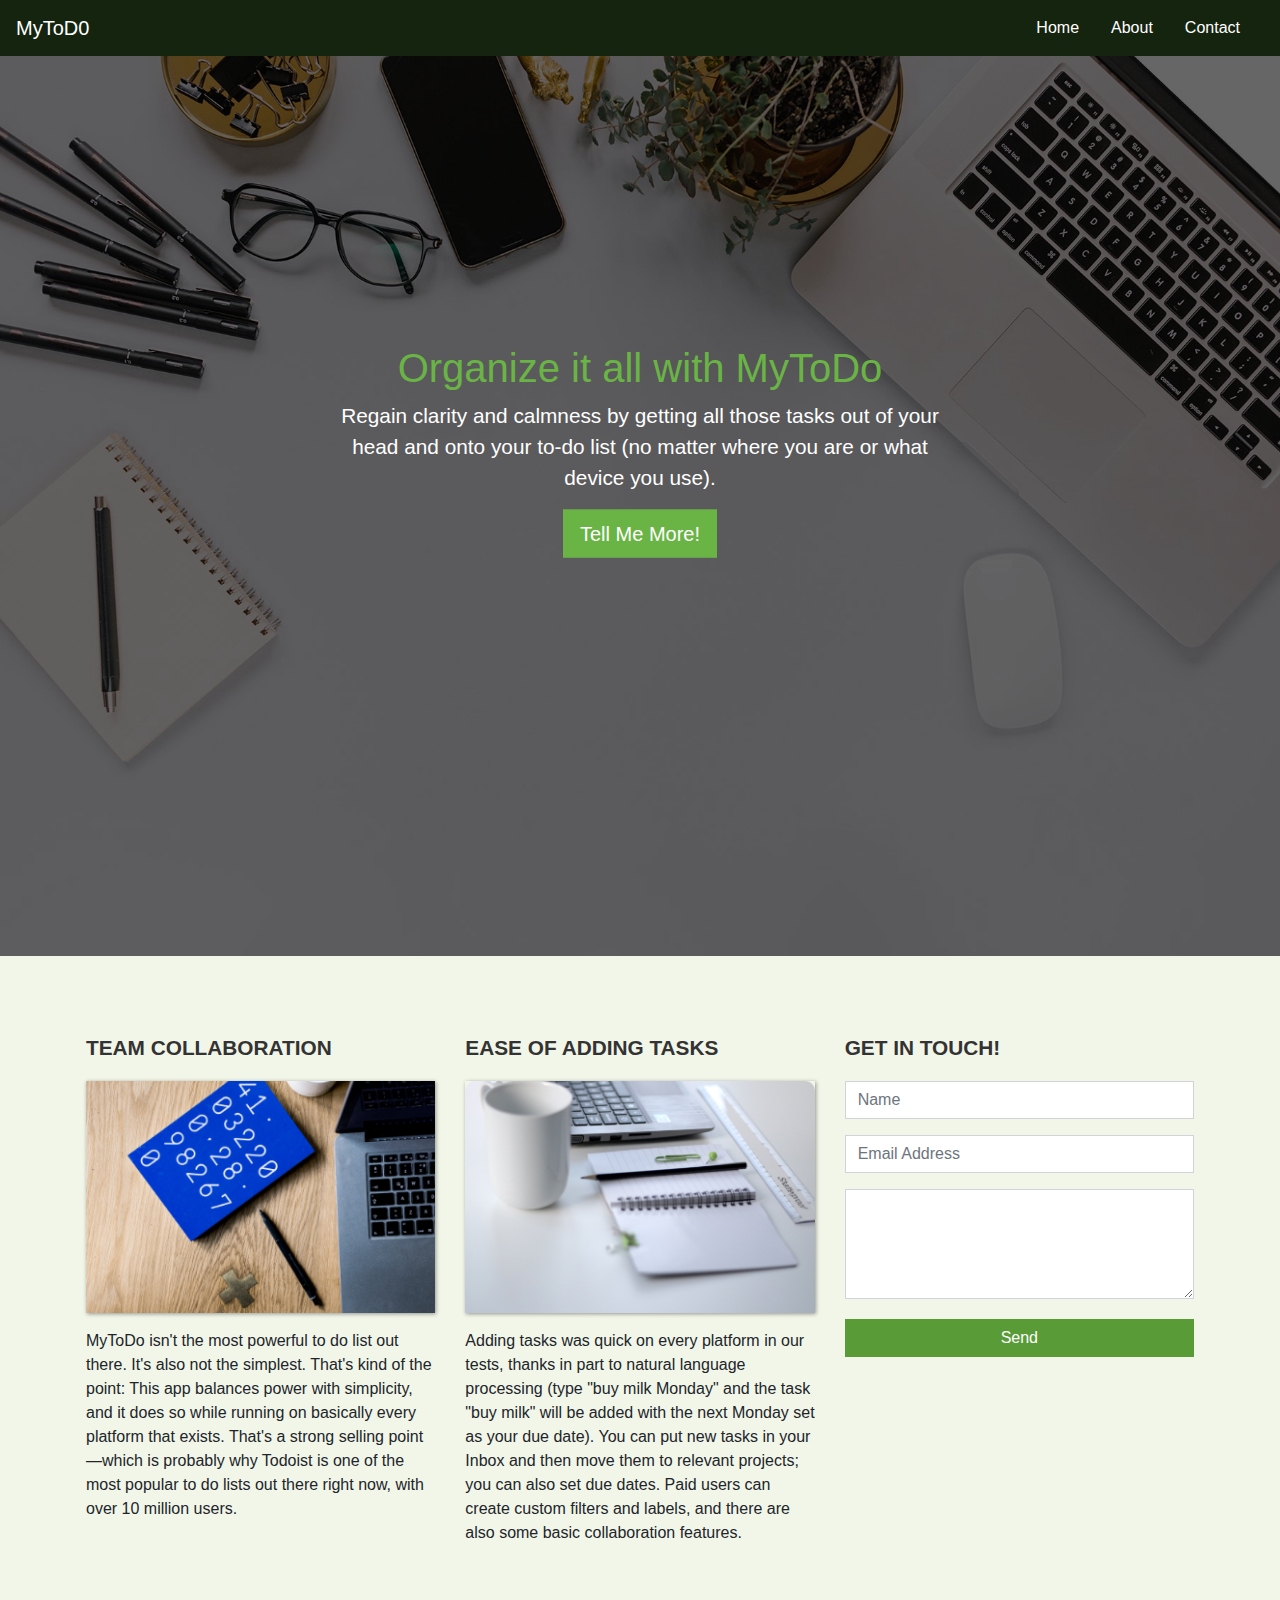
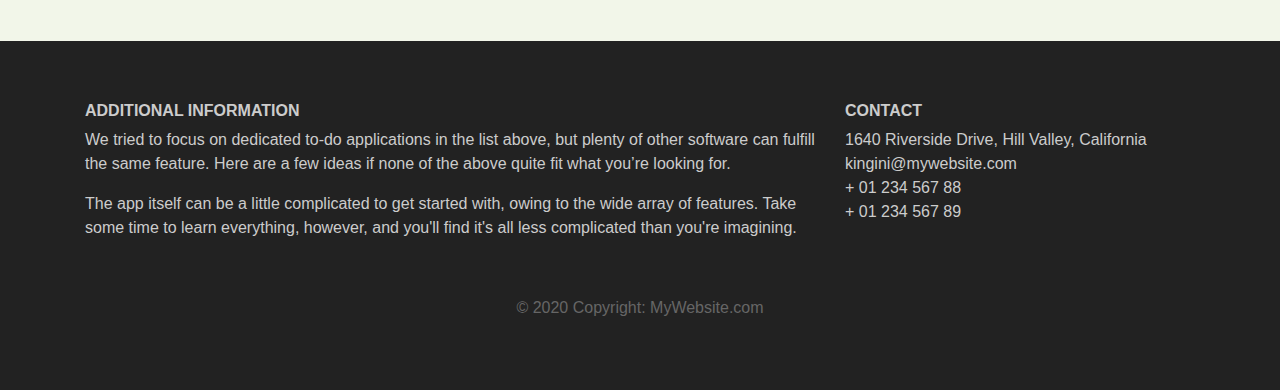
<file: index.html>
<!DOCTYPE html>
<html lang="en">
<head>
  <title>Bootstrap Sample Page..</title>
  <meta charset="utf-8">
  <meta name="viewport" content="width=device-width, initial-scale=1">
  <link rel="stylesheet" href="bootstrap/css/bootstrap.min.css">
  <link rel="stylesheet" type="text/css" href="main.css">
</head>
<body>

    <nav class="navbar navbar-expand-md">
      <a class="navbar-brand" href="#">MyToD0</a>
      <button class="navbar-toggler navbar-dark" type="button" data-toggle="collapse" data-target="#main-navigation">
        <span class="navbar-toggler-icon"></span>
      </button>
      <div class="collapse navbar-collapse" id="main-navigation">
        <ul class="navbar-nav">
          <li class="nav-item">
            <a class="nav-link" href="#">Home</a>
          </li>
          <li class="nav-item">
            <a class="nav-link" href="#">About</a>
          </li>
          <li class="nav-item">
            <a class="nav-link" href="#">Contact</a>
          </li>
        </ul>
      </div>
    </nav>
    <header class="page-header header container-fluid">
          <div class="overlay"></div>
              <div class="description">
              <h1>Organize it all with MyToDo</h1>
              <p>Regain clarity and calmness by getting all those tasks out of your head and onto your to-do list (no matter where you are or what device you use).</p>
              <button class="btn btn-outline-secondary btn-lg">Tell Me More!</button>
          </div>


    </header>
    <div class="container features">
      <div class="row">
        <div class="col-lg-4 col-md-4 col-sm-12">
          <h3 class="feature-title">team collaboration</h3>
          <img src="images/column-1.png" class="img-fluid">
          <p>MyToDo isn't the most powerful to do list out there. It's also not the simplest. That's kind of the point: This app balances power with simplicity, and it does so while running on basically every platform that exists. That's a strong selling point—which is probably why Todoist is one of the most popular to do lists out there right now, with over 10 million users. </p>
        </div>
        <div class="col-lg-4 col-md-4 col-sm-12">
          <h3 class="feature-title">Ease of adding Tasks</h3>
          <img src="images/column-2.png" class="img-fluid">
          <p>Adding tasks was quick on every platform in our tests, thanks in part to natural language processing (type "buy milk Monday" and the task "buy milk" will be added with the next Monday set as your due date). You can put new tasks in your Inbox and then move them to relevant projects; you can also set due dates. Paid users can create custom filters and labels, and there are also some basic collaboration features. </p>
        </div>
        <div class="col-lg-4 col-md-4 col-sm-12"> 
          <h3 class="feature-title">Get in Touch!</h3>
          <div class="form-group">
            <input type="text" class="form-control" placeholder="Name" name="">
          </div>
          <div class="form-group">
            <input type="email" class="form-control" placeholder="Email Address" name="email">
          </div>
          <div class="form-group">
            <textarea class="form-control" rows="4"></textarea>
          </div>
          <input type="submit" class="btn btn-secondary btn-block" value="Send" name="">

        </div>
      </div> 
    </div>


    <footer class="page-footer">
    <div class="container">
      <div class="row">
        <div class="col-lg-8 col-md-8 col-sm-12">
        <h6 class="text-uppercase font-weight-bold">Additional Information</h6>
        <p>We tried to focus on dedicated to-do applications in the list above, but plenty of other software can fulfill the same feature. Here are a few ideas if none of the above quite fit what you’re looking for.</p>
        <p>The app itself can be a little complicated to get started with, owing to the wide array of features. Take some time to learn everything, however, and you'll find it's all less complicated than you're imagining.

</p>
      </div>
      <div class="col-lg-4 col-md-4 col-sm-12">
        <h6 class="text-uppercase font-weight-bold">Contact</h6>
        <p>1640 Riverside Drive, Hill Valley, California
        <br/>kingini@mywebsite.com
        <br/>+ 01 234 567 88
        <br/>+ 01 234 567 89</p>
      </div>
    </div>
    <div class="footer-copyright text-center">© 2020 Copyright: MyWebsite.com</div>
  </footer>







    

    <script src="jquery-3.4.1.min.js"></script>
    <script src="bootstrap/js/bootstrap.min.js"></script>
    <script src="main.js"></script>
</body>
</html>
</file>
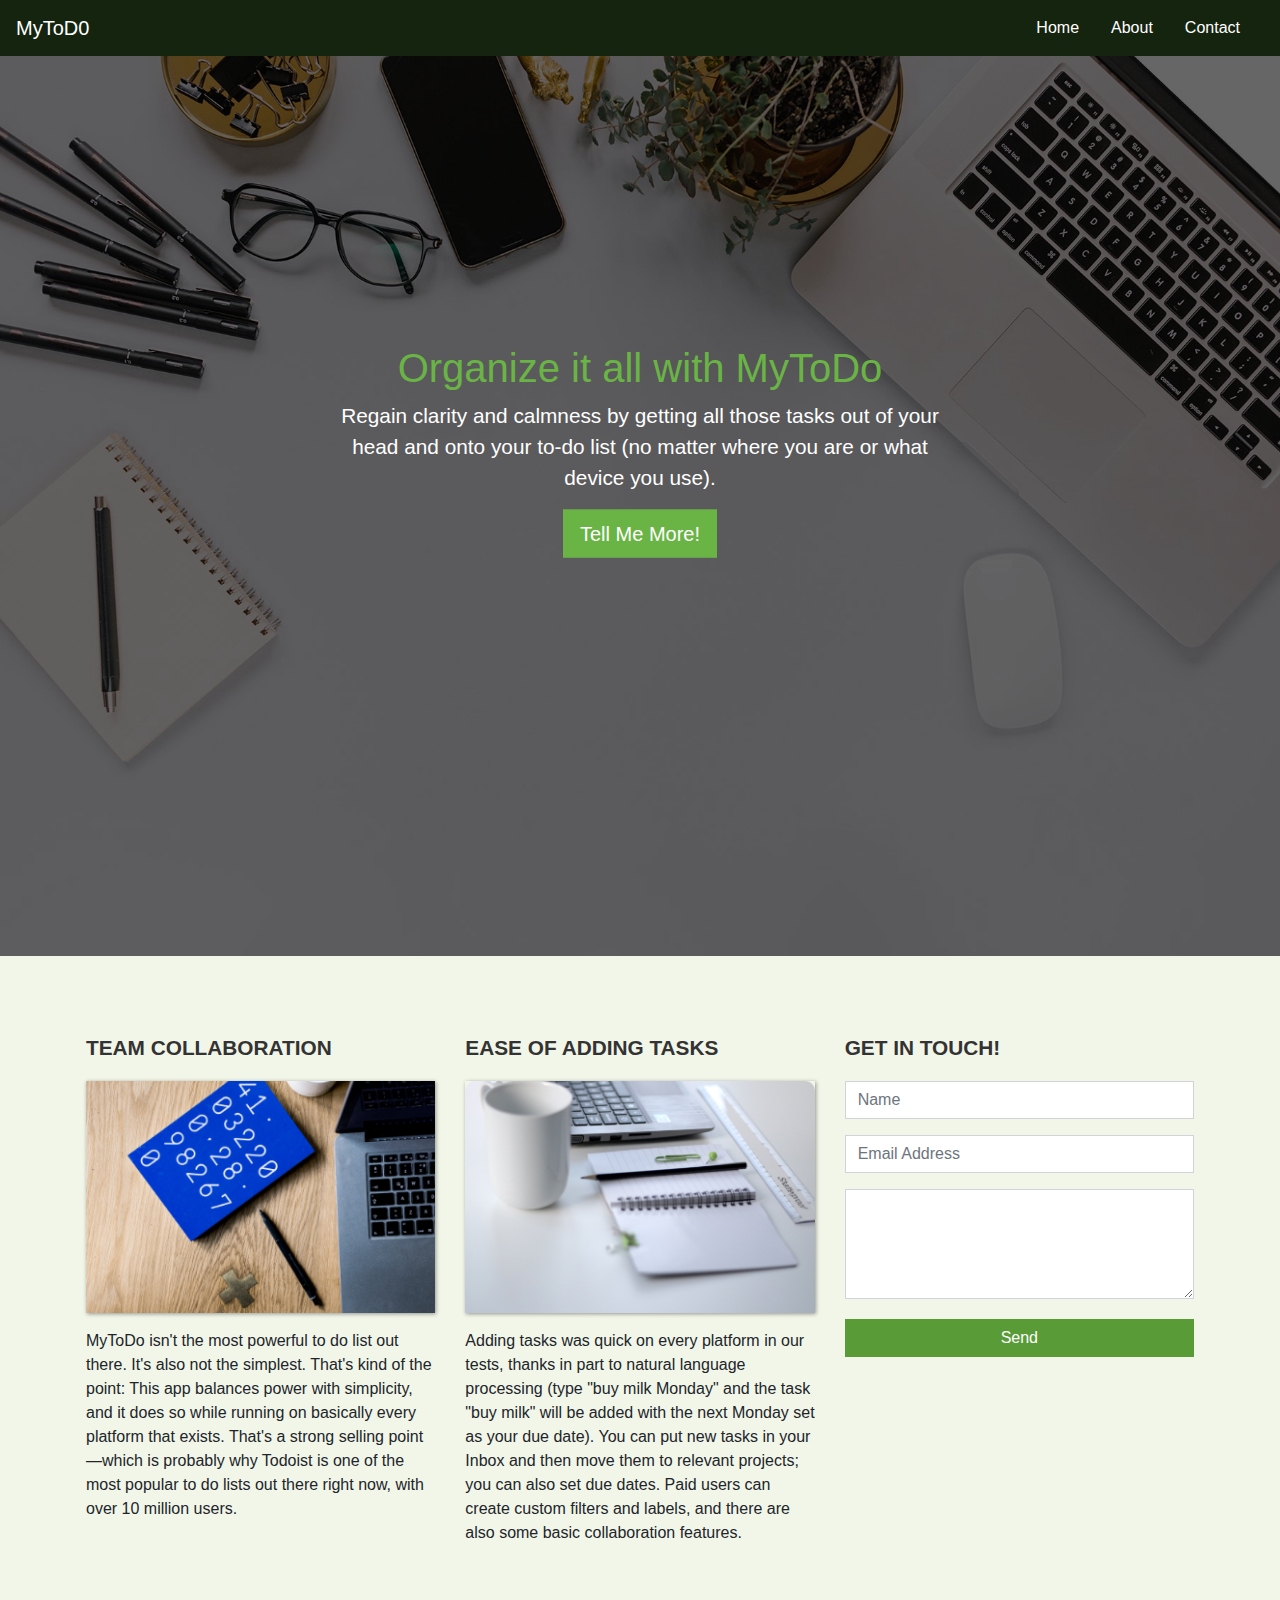
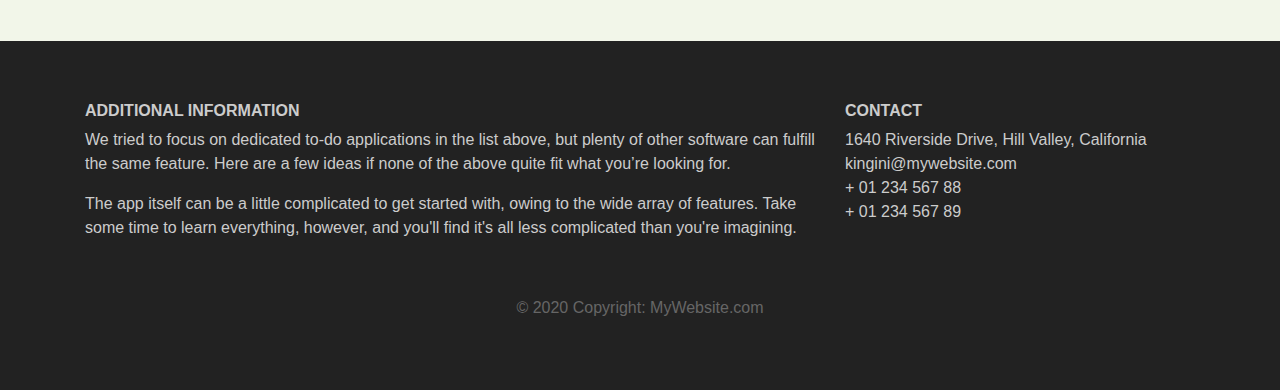
<file: template/index.html>
<!DOCTYPE html>
<html lang="en">
<head>
  <title>Bootstrap Tutorial Sample Page</title>
  <meta charset="utf-8">
  <meta name="viewport" content="width=device-width, initial-scale=1">
  <link rel="stylesheet" href="bootstrap/css/bootstrap.min.css">
  <link rel="stylesheet" type="text/css" href="main.css">
</head>
<body>

    <nav class="navbar navbar-expand-md">
      <a class="navbar-brand" href="#">MyToD0</a>
      <button class="navbar-toggler navbar-dark" type="button" data-toggle="collapse" data-target="#main-navigation">
        <span class="navbar-toggler-icon"></span>
      </button>
      <div class="collapse navbar-collapse" id="main-navigation">
        <ul class="navbar-nav">
          <li class="nav-item">
            <a class="nav-link" href="#">Home</a>
          </li>
          <li class="nav-item">
            <a class="nav-link" href="#">About</a>
          </li>
          <li class="nav-item">
            <a class="nav-link" href="#">Contact</a>
          </li>
        </ul>
      </div>
    </nav>
    <header class="page-header header container-fluid">
          <div class="overlay"></div>
              <div class="description">
              <h1>Organize it all with MyToDo</h1>
              <p>Regain clarity and calmness by getting all those tasks out of your head and onto your to-do list (no matter where you are or what device you use).</p>
              <button class="btn btn-outline-secondary btn-lg">Tell Me More!</button>
          </div>


    </header>
    <div class="container features">
      <div class="row">
        <div class="col-lg-4 col-md-4 col-sm-12">
          <h3 class="feature-title">team collaboration</h3>
          <img src="images/column-1.png" class="img-fluid">
          <p>MyToDo isn't the most powerful to do list out there. It's also not the simplest. That's kind of the point: This app balances power with simplicity, and it does so while running on basically every platform that exists. That's a strong selling point—which is probably why Todoist is one of the most popular to do lists out there right now, with over 10 million users. </p>
        </div>
        <div class="col-lg-4 col-md-4 col-sm-12">
          <h3 class="feature-title">Ease of adding Tasks</h3>
          <img src="images/column-2.png" class="img-fluid">
          <p>Adding tasks was quick on every platform in our tests, thanks in part to natural language processing (type "buy milk Monday" and the task "buy milk" will be added with the next Monday set as your due date). You can put new tasks in your Inbox and then move them to relevant projects; you can also set due dates. Paid users can create custom filters and labels, and there are also some basic collaboration features. </p>
        </div>
        <div class="col-lg-4 col-md-4 col-sm-12"> 
          <h3 class="feature-title">Get in Touch!</h3>
          <div class="form-group">
            <input type="text" class="form-control" placeholder="Name" name="">
          </div>
          <div class="form-group">
            <input type="email" class="form-control" placeholder="Email Address" name="email">
          </div>
          <div class="form-group">
            <textarea class="form-control" rows="4"></textarea>
          </div>
          <input type="submit" class="btn btn-secondary btn-block" value="Send" name="">

        </div>
      </div> 
    </div>


    <footer class="page-footer">
    <div class="container">
      <div class="row">
        <div class="col-lg-8 col-md-8 col-sm-12">
        <h6 class="text-uppercase font-weight-bold">Additional Information</h6>
        <p>We tried to focus on dedicated to-do applications in the list above, but plenty of other software can fulfill the same feature. Here are a few ideas if none of the above quite fit what you’re looking for.</p>
        <p>The app itself can be a little complicated to get started with, owing to the wide array of features. Take some time to learn everything, however, and you'll find it's all less complicated than you're imagining.

</p>
      </div>
      <div class="col-lg-4 col-md-4 col-sm-12">
        <h6 class="text-uppercase font-weight-bold">Contact</h6>
        <p>1640 Riverside Drive, Hill Valley, California
        <br/>kingini@mywebsite.com
        <br/>+ 01 234 567 88
        <br/>+ 01 234 567 89</p>
      </div>
    </div>
    <div class="footer-copyright text-center">© 2020 Copyright: MyWebsite.com</div>
  </footer>







    

    <script src="jquery-3.4.1.min.js"></script>
    <script src="bootstrap/js/bootstrap.min.js"></script>
    <script src="main.js"></script>
</body>
</html>
</file>
<file: main.css>
body {
  padding: 0;
  margin: 0;
  background: #f2f6e9;
}
/*--- navigation bar ---*/
.navbar {
  background:#15240E;
}
.nav-link,
.navbar-brand {
  color: #fff;
  cursor: pointer;
}
.nav-link {
  margin-right: 1em !important;
}
.nav-link:hover {
  color: #000;
}
.navbar-collapse {
  justify-content: flex-end;
}
.header {
  background-image: url('images/hero_1.jpg');
  background-size: cover;
  background-position: center;
  position: relative;
}
.overlay {
  position: absolute;
  min-height: 100%;
  min-width: 100%;
  left: 0;
  top: 0;
  background: rgba(0, 0, 0, 0.6);
}
.description {
  left: 50%;
  position: absolute;
  top: 45%;
  transform: translate(-50%, -55%);
  text-align: center;
}
.description h1 {
  color: #6ab446;
}
.description p {
  color: #fff;
  font-size: 1.3rem;
  line-height: 1.5;
}
.description button {
  border:1px solid #6ab446;
  background:#6ab446;
  border-radius: 0;
  color:#fff;
}
.description button:hover {
  border:1px solid #fff;
  background:#fff;
  color:#000;
}
.features {
  margin: 4em auto;
  padding: 1em;
  position: relative;
}
.feature-title {
  color: #333;
  font-size: 1.3rem;
  font-weight: 700;
  margin-bottom: 20px;
  text-transform: uppercase;
}
.features img {
  -webkit-box-shadow: 1px 1px 4px rgba(0, 0, 0, 0.4);
  -moz-box-shadow: 1px 1px 4px rgba(0, 0, 0, 0.4);
  box-shadow: 1px 1px 4px rgba(0, 0, 0, 0.4);
  margin-bottom: 16px;
}
.features .form-control,
.features input {
    border-radius: 0;
}
.features .btn {
  background-color: #589b37;
  border: 1px solid #589b37;
  color: #fff;
  margin-top: 20px;
}
.features .btn:hover {
  background-color: #333;
  border: 1px solid #333;
}

.page-footer {
  background-color: #222;
  color: #ccc;
  padding: 60px 0 30px;
}
.footer-copyright {
  color: #666;
  padding: 40px 0;
}
</file>
<file: template/main.css>
body {
  padding: 0;
  margin: 0;
  background: #f2f6e9;
}
/*--- navigation bar ---*/
.navbar {
  background:#15240E;
}
.nav-link,
.navbar-brand {
  color: #fff;
  cursor: pointer;
}
.nav-link {
  margin-right: 1em !important;
}
.nav-link:hover {
  color: #000;
}
.navbar-collapse {
  justify-content: flex-end;
}
.header {
  background-image: url('images/hero_1.jpg');
  background-size: cover;
  background-position: center;
  position: relative;
}
.overlay {
  position: absolute;
  min-height: 100%;
  min-width: 100%;
  left: 0;
  top: 0;
  background: rgba(0, 0, 0, 0.6);
}
.description {
  left: 50%;
  position: absolute;
  top: 45%;
  transform: translate(-50%, -55%);
  text-align: center;
}
.description h1 {
  color: #6ab446;
}
.description p {
  color: #fff;
  font-size: 1.3rem;
  line-height: 1.5;
}
.description button {
  border:1px solid #6ab446;
  background:#6ab446;
  border-radius: 0;
  color:#fff;
}
.description button:hover {
  border:1px solid #fff;
  background:#fff;
  color:#000;
}
.features {
  margin: 4em auto;
  padding: 1em;
  position: relative;
}
.feature-title {
  color: #333;
  font-size: 1.3rem;
  font-weight: 700;
  margin-bottom: 20px;
  text-transform: uppercase;
}
.features img {
  -webkit-box-shadow: 1px 1px 4px rgba(0, 0, 0, 0.4);
  -moz-box-shadow: 1px 1px 4px rgba(0, 0, 0, 0.4);
  box-shadow: 1px 1px 4px rgba(0, 0, 0, 0.4);
  margin-bottom: 16px;
}
.features .form-control,
.features input {
    border-radius: 0;
}
.features .btn {
  background-color: #589b37;
  border: 1px solid #589b37;
  color: #fff;
  margin-top: 20px;
}
.features .btn:hover {
  background-color: #333;
  border: 1px solid #333;
}

.page-footer {
  background-color: #222;
  color: #ccc;
  padding: 60px 0 30px;
}
.footer-copyright {
  color: #666;
  padding: 40px 0;
}
</file>
